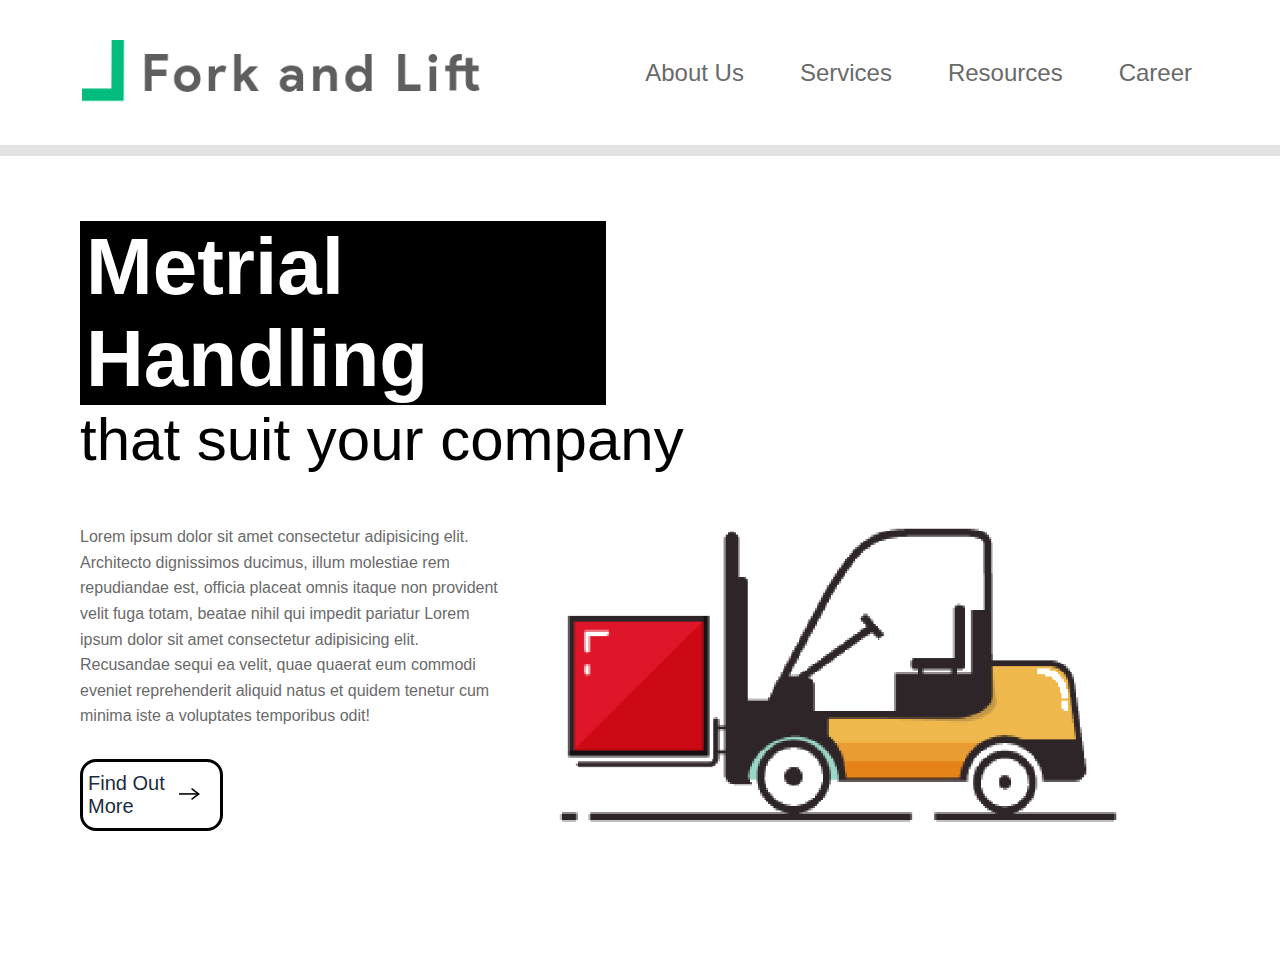
<file: default/index.html>
<!DOCTYPE html>
<html lang="en">
	<head>
		<meta charset="UTF-8">
		<title>Title</title>
		<link rel="stylesheet" href="css/style.css" type="text/css" />
		
		<link rel="icon" type="image/png" sizes="32x32" href="" />

		<meta name="viewport" content="width=device-width, initial-scale=1.0" />
		<meta property="og:image" content="" />
		<meta name="description" content="" />
		<meta name="keywords" content="" />
	</head>
	<body>
		<header>
			<h1>
				<a href="#">
					<img src="images/logo.png" alt="logo">
				</a>
			</h1>
			<ul>
				<li>
					<a href="">About Us</a>
				</li>
				<li>
					<a href="">Services</a>
				</li>
				<li>
					<a href="">Resources</a>
				</li>
				<li>
					<a href="">Career</a>
				</li>
			</ul>
		</header>
		<section id="home">
			<div class="top">
				<h1>Metrial Handling</h1>
				<h2>that suit your company</h2>
			</div>
			<div class="bottom">
				<div class="left">
					<p>Lorem ipsum dolor sit amet consectetur adipisicing elit. Architecto dignissimos ducimus, illum molestiae rem repudiandae est, officia placeat omnis itaque non provident velit fuga totam, beatae nihil qui impedit pariatur Lorem ipsum dolor sit amet consectetur adipisicing elit. Recusandae sequi ea velit, quae quaerat eum commodi eveniet reprehenderit aliquid natus et quidem tenetur cum minima iste a voluptates temporibus odit!</p>
				    <a href="#">
                        <h3>Find Out More</h3>
						<span><img src="images/arrow.svg" alt=""></span>
					</a>
				</div>
				<div class="right">
					<img src="images/Image-1.png" alt="">
				</div>
			</div>
		</section>
	</body>
</html>
</file>
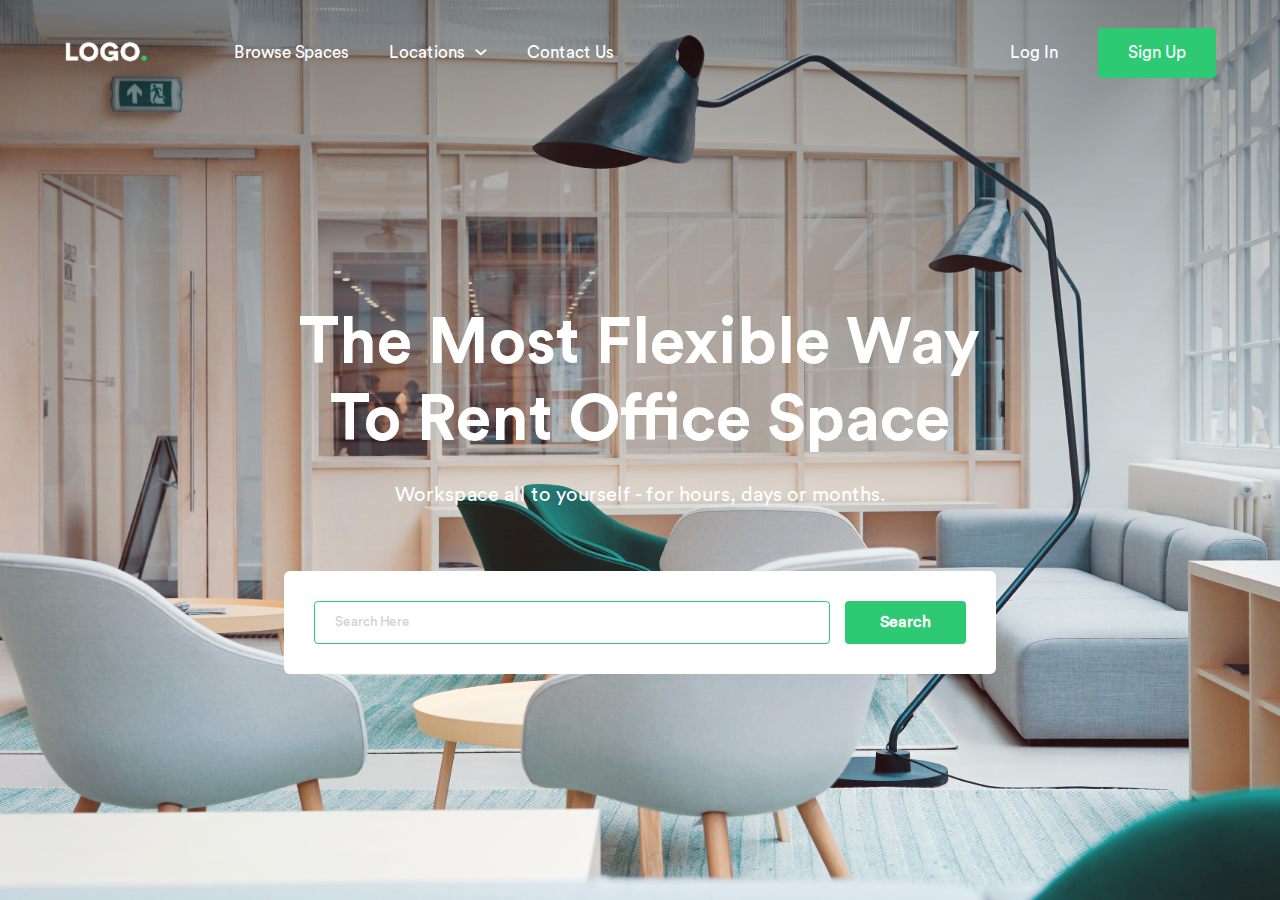
<file: spotlight-website-assets/index.html>
<!DOCTYPE html>
<html lang="en">
    <head>
        <meta charset="UTF-8" />
        <title>Home | Rental website</title>
        <link rel="stylesheet" href="css/style.css" type="text/css" />
        

        <link rel="icon" type="image/png" sizes="32x32" href="" />

        <meta name="viewport" content="width=device-width, initial-scale=1.0" />
        <meta property="og:image" content="" />
        <meta name="description" content="" />
        <meta name="keywords" content="" />
    </head>
    <body>
        <section id="home">
            <section class="wrapper">
                <header>
                    <div class="left">
                        <h1>
                            <a href="#"
                                ><img src="images/logo.png" alt="Logo"
                            /></a>
                        </h1>
                        
                            <ul>
                                <li><a href="#">Browse Spaces</a></li>
                                <li>
                                    <a href="#"
                                        >Locations
                                        <img
                                            src="images/expand_less.png"
                                            alt="Arrow"
                                    /></a>
                                </li>
                                <li><a href="#">Contact Us</a></li>
                            </ul>
                        
                    </div>
                    <div class="right">
                        <ul>
                            <li><a href="#">Log In</a></li>
                            <li><a href="#" class="button">Sign Up</a></li>
                        </ul>
                    </div>
                </header>
                <section id="spotlight">
                    <h1>The Most Flexible Way To Rent Office Space</h1>
                    <p>
                        Workspace all to yourself - for hours, days or months.
                    </p>
                    <form action="" method="">
                        <input
                            type="text"
                            name="search"
                            placeholder="Search Here"
                        />
                        <input type="submit" value="Search" />
                    </form>
                </section>
                <!-- ( #spotlight ) -->
            </section>
            <!-- ( #home > .wrapper ) -->
        </section>
        <!-- ( #home ) -->
    </body>
</html>
</file>
<file: default/css/style.css>
* {
  margin: 0;
  padding: 0;
  border: 0;
  vertical-align: baseline;
  background: transparent;
  font-weight: normal;
  text-decoration: none;
  outline: none;
  box-sizing: border-box;
}

ol,
ul {
  list-style: none;
}

del {
  text-decoration: line-through;
}

body {
  font-family: "Circular-Std-Regular", Arial, Helvetica, sans-serif;
  font-size: 17px;
  color: #1c2c40;
  overflow-x: hidden;
  min-width: 320px;
  font-weight: 400;
}

input,
textarea,
select {
  font-family: "Circular-Std-Regular", Arial, Helvetica, sans-serif;
  font-weight: 400;
}

a {
  color: #1c2c40;
}

a:hover,
.submit:hover {
  filter: alpha(opacity=85);
  -moz-opacity: 0.85;
  -khtml-opacity: 0.85;
  opacity: 0.85;
}

.thumb {
  display: block;
}

.thumb img {
  display: block;
  width: 100%;
}

p {
  line-height: 1.6em;
  font-size: 16px;
  font-family: "Circular-Std-Regular", Arial;
  font-weight: 400;
}

.hidden {
  display: none;
}

br.clear {
  clear: both;
  line-height: 0;
}

.wrapper {
  width: 90%;
  margin: 0 auto;
  max-width: 1280px;
}

header {
  display: flex;
  align-items: center;
  justify-content: space-between;
  padding: 40px 32px;
  border-bottom: 1px solid #e3e3e3;
  box-shadow: 0 10px #e3e3e3;
}
header h1 {
  width: 400px;
  margin-left: 50px;
}
header h1 a {
  width: 100%;
  display: block;
}
header h1 a img {
  width: 100%;
  display: block;
}
header ul {
  display: flex;
  align-items: center;
}
header ul li {
  margin-right: 56px;
}
header ul li a {
  display: flex;
  align-items: center;
  font-size: 24px;
  color: #6A6A6A;
}
header ul:last-child {
  margin-right: 0;
}

#home {
  padding: 75px 80px;
}
#home div.top h1 {
  font-size: 80px;
  font-weight: bold;
  background-color: #000000;
  width: 47%;
  color: #ffffff;
  padding: 0 6px;
}
#home div.top h2 {
  font-size: 60px;
  color: #000000;
}
#home div.bottom {
  padding: 50px 0;
  display: flex;
  justify-content: space-between;
  align-items: center;
}
#home div.bottom div.left p {
  color: #6A6A6A;
  width: 90%;
}
#home div.bottom div.left a {
  display: flex;
  align-items: center;
  padding: 10px 5px;
  border: 3px solid #000000;
  width: 30%;
  border-radius: 16px;
  margin-top: 30px;
}
#home div.bottom div.left a h3 {
  font-size: 20px;
}
#home div.bottom div.left a span {
  margin-left: 10px;
}
#home div.bottom div.left a span img {
  width: 60%;
}
#home div.bottom div.right {
  margin-right: 80px;
}
#home div.bottom div.right img {
  height: 300px;
}/*# sourceMappingURL=style.css.map */
</file>
<file: spotlight-website-assets/css/style.css>
* {
  margin: 0;
  padding: 0;
  border: 0;
  vertical-align: baseline;
  background: transparent;
  font-weight: normal;
  text-decoration: none;
  outline: none;
  box-sizing: border-box;
}

ol,
ul {
  list-style: none;
}

del {
  text-decoration: line-through;
}

body {
  font-family: "Circular-Std-Regular", Arial, Helvetica, sans-serif;
  font-size: 17px;
  color: #1c2c40;
  overflow-x: hidden;
  min-width: 320px;
  font-weight: 400;
}

input,
textarea,
select {
  font-family: "Circular-Std-Regular", Arial, Helvetica, sans-serif;
  font-weight: 400;
}

a {
  color: #1c2c40;
}

a:hover,
.submit:hover {
  filter: alpha(opacity=85);
  -moz-opacity: 0.85;
  -khtml-opacity: 0.85;
  opacity: 0.85;
}

.thumb {
  display: block;
}

.thumb img {
  display: block;
  width: 100%;
}

p {
  line-height: 1.6em;
  font-size: 16px;
  font-family: "Circular-Std-Regular", Arial;
  font-weight: 400;
}

.hidden {
  display: none;
}

br.clear {
  clear: both;
  line-height: 0;
}

.wrapper {
  width: 90%;
  margin: 0 auto;
  max-width: 1280px;
}

@font-face {
  font-family: "Circular-Std-Regular";
  src: url("../fonts/CircularStd-Regular.woff2") format("woff2");
  src: url("../fonts/CircularStd-Regular.woff") format("woff");
  font-style: normal;
}
@font-face {
  font-family: "Circular-Std-Bold";
  src: url("../fonts/CircularStd-Bold.woff2") format("woff2");
  src: url("../fonts/CircularStd-Bold.woff") format("woff");
  font-style: normal;
}
* {
  margin: 0;
  padding: 0;
  box-sizing: border-box;
}

::-moz-placeholder {
  color: #D3CFCB;
}

::placeholder {
  color: #D3CFCB;
}

#home {
  background: url("../images/bg.png");
  min-height: 100vh;
  background-size: cover;
}
#home header {
  display: flex;
  height: 105px;
  align-items: center;
  justify-content: space-between;
}
#home header div.left {
  display: flex;
  align-items: center;
}
#home header div.left h1 {
  width: 85px;
  margin-right: 85px;
}
#home header div.left h1 a {
  width: 100%;
  display: block;
}
#home header div.left h1 a img {
  width: 100%;
  display: block;
}
#home header ul {
  display: flex;
  align-items: center;
}
#home header ul li {
  margin-right: 40px;
}
#home header ul li a {
  color: #FFFFFF;
  display: flex;
  align-items: center;
  font-size: 17px;
}
#home header ul li a img {
  width: 12px;
  margin-left: 10px;
}
#home header ul li a.button {
  padding: 15px 30px;
  border-radius: 4px;
  background: #2dca73;
}
#home header ul li:last-child {
  margin-right: 0;
}

#spotlight {
  padding: 200px 0;
  text-align: center;
  width: 65%;
  margin: 0 auto;
  color: #FFFFFF;
}
#spotlight h1 {
  font-size: 64px;
  text-transform: capitalize;
  font-family: "Circular-Std-Bold";
}
#spotlight p {
  font-size: 20px;
  margin: 20px 0 60px;
}
#spotlight form {
  background: #FFFFFF;
  padding: 30px;
  border-radius: 6px;
  display: flex;
  justify-content: space-between;
  width: 95%;
  margin: 0 auto;
}
#spotlight form input[type=text] {
  flex: 1;
  font-style: 16px;
  padding: 12px 20px;
  border-radius: 4px;
  border: 1px solid #2dca73;
}
#spotlight form input[type=submit] {
  padding: 12px 35px;
  border-radius: 4px;
  background: #2dca73;
  color: #FFFFFF;
  cursor: pointer;
  font-weight: bold;
  font-size: 16px;
  margin-left: 15px;
}/*# sourceMappingURL=style.css.map */
</file>
